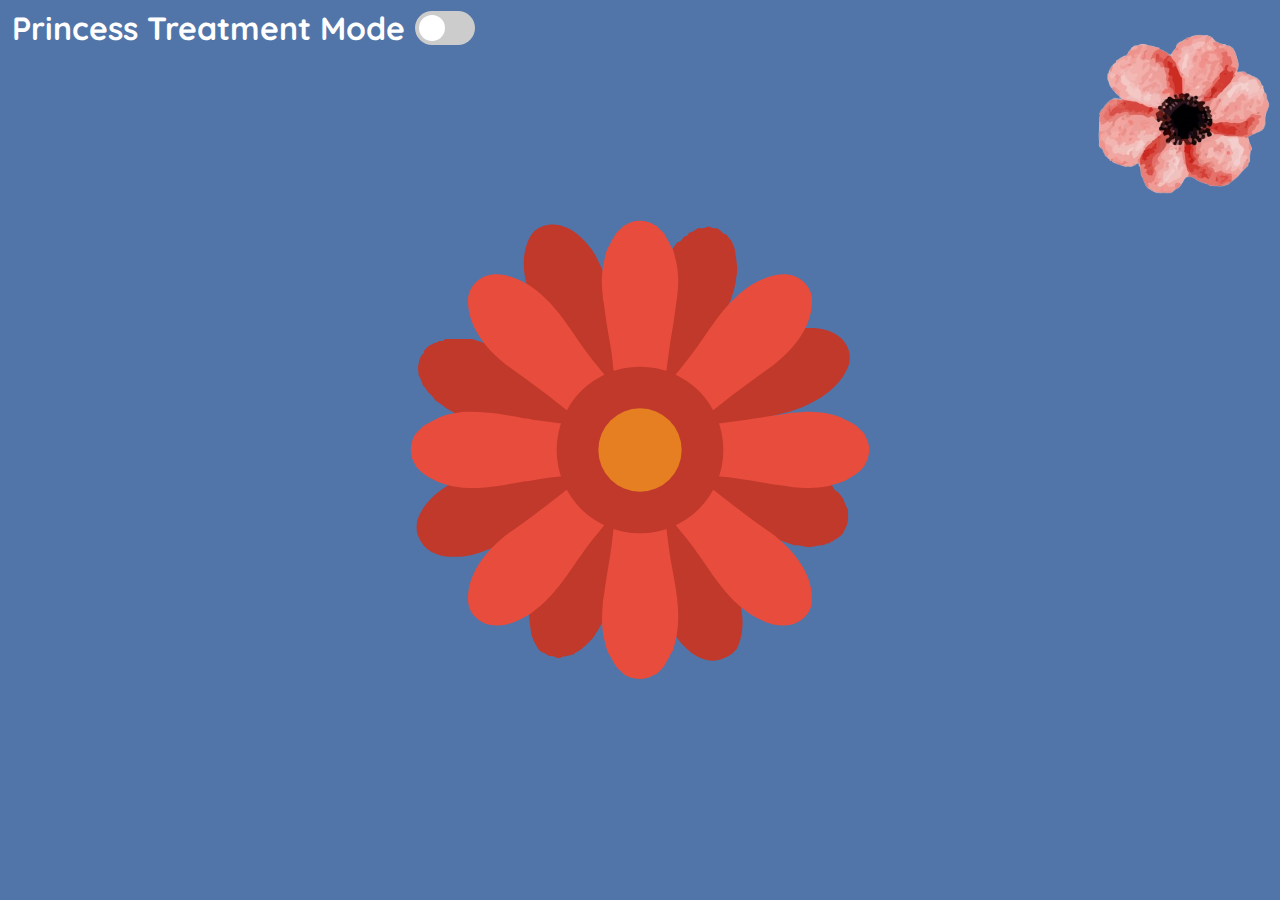
<file: index.html>
<!DOCTYPE html>
<html lang="en">
  <head>
    <meta charset="UTF-8" />
    <meta name="viewport" content="width=device-width, initial-scale=1.0" />

    <link rel="preconnect" href="https://fonts.googleapis.com" />
    <link rel="preconnect" href="https://fonts.gstatic.com" crossorigin />
    <link
      href="https://fonts.googleapis.com/css2?family=Quicksand:wght@300..700&family=Zeyada&display=swap"
      rel="stylesheet"
    />

    <link href="https://unpkg.com/aos@2.3.1/dist/aos.css" rel="stylesheet" />

    <link rel="stylesheet" href="index.css" />

    <title>Happy Birthday</title>
  </head>
  <body>
    <script src="https://unpkg.com/aos@2.3.1/dist/aos.js"></script>

    <script>
      AOS.init({
        duration: 800,
      });
    </script>

    <div class="container">
      <div class="checkbox-container">
        <h1 class="text">Princess Treatment Mode</h1>

        <div>
          <label class="switch">
            <input class="input" type="checkbox" />
            <span class="slider round"></span>
          </label>
        </div>
      </div>
      <img
        data-aos="fade"
        class="big-flower"
        src="./img/flowers/flower main.svg"
        alt="Big Flower"
      />
      <img
        data-aos="fade-in"
        class="flower"
        src="./img/flowers/flower pink.png"
        alt="Flower"
      />

      <img
        data-aos="slide-left"
        class="flower-two"
        src="./img/flowers/flower blue.png"
        alt="Flower"
      />
    </div>

    <main class="new">
      <section class="section section-one">
        <div class="section-container-relative-one">
          <img
            class="hello-kitty"
            src="./img/hello kitty flowers.svg"
            alt="Hello Kitty Flowers"
          />

          <h1 class="section-text text">Happy Birthday!!</h1>
          <img class="flowers-two" src="./img/flowers two.svg" alt="Flowers" />
        </div>
      </section>

      <section class="section section-two">
        <h1>To</h1>
      </section>

      <section class="section section-three">
        <div class="section-container-relative">
          <h1>
            The girl who looks just like
            <b class="emphasis-blue">a dream</b>
          </h1>

          <img
            class="thankful sleeping"
            src="./img/sleeping.svg"
            alt="A Dream"
          />
        </div>
      </section>

      <section class="section section-four">
        <div class="section-container-relative">
          <h1>Prettier than <b class="emphasis-yellow">the moon</b></h1>

          <img class="thankful moon" src="./img/moon.svg" alt="The Moon" />
        </div>
      </section>

      <section class="section section-five">
        <div class="section-container-relative">
          <h1>
            Sweeter than
            <b class="emphasis-red">a cake</b>
          </h1>

          <img class="thankful cake" src="./img/cake.svg" alt="Cake" />
        </div>
      </section>

      <section class="section section-six">
        <div class="section-container-relative">
          <h1>Cuter than <b class="emphasis-bronze">a cat</b></h1>

          <img class="thankful cat" src="./img/cat.svg" alt="A Cat" />
        </div>
      </section>

      <section class="section section-seven">
        <div class="section-container-relative">
          <h1>Lovelier than <b class="emphasis-pink">flowers</b></h1>

          <img
            class="thankful flowers"
            src="./img/flowers bunch 6.svg"
            alt="Flowers"
          />
        </div>
      </section>

      <section class="section section-eight">
        <div class="section-container-relative">
          <h1><b class="emphasis-purple">Perfect</b> in every single way</h1>

          <img class="thankful perfect" src="./img/perfect.svg" alt="Perfect" />
        </div>
      </section>

      <section class="section section-nine">
        <div class="section-container-relative">
          <a class="heart-link" href="thanks.html"
            ><img class="heart" src="./img/heart.svg" alt="Heart"
          /></a>

          <img class="arrow" src="./img/arrow-last.svg" alt="Arrow" />

          <h1 class="text">Click here :3</h1>
        </div>
      </section>
    </main>

    <script>
      const input = document.querySelector(".input");
      let princessMode = false;

      input.addEventListener("change", (e) => {
        let interval;

        princessMode = true;

        interval = setInterval(() => {
          scroll();

          if (zoom >= 44) {
            clearInterval(interval);
          }
        }, 40);
      });

      const container = document.querySelector(".container");
      const bigFlower = document.querySelector(".big-flower");
      const n = document.querySelector(".new");

      let zoom = 1;
      let scale = 0.4;

      const flower = document.querySelector(".flower");
      const flowerTwo = document.querySelector(".flower-two");

      const scroll = () => {
        if (zoom > 20) {
          scale = 1;
        }

        bigFlower.style.transform = `scale(${(zoom += scale)})`;

        if (zoom > 1.5) {
          flower.style.display = "none";
          flowerTwo.style.display = "none";
        }

        if (zoom >= 44) {
          container.style.display = "none";
          n.style.display = "block";

          const checkboxContainer = document.querySelector(
            ".checkbox-container"
          );
          checkboxContainer.style.display = "none";

          document.removeEventListener("wheel", scroll);

          setTimeout(() => {
            n.style.backgroundColor = "#EE9BAC";
          }, 100);

          if (princessMode) {
            const heartLink = document.querySelector(".heart-link");
            heartLink.href = "thanks.html?princess-mode=true";

            let interval = setInterval(() => {
              n.scrollBy({ top: 1, behavior: "smooth" });
              console.log(n.scrollTop);

              setTimeout(() => {
                clearInterval(interval);

                const heart = document.querySelector(".heart");
                heart.classList.add("heart-hovered");

                setTimeout(() => {
                  heart.click();
                }, 500);
              }, 12500);
            }, 1500);
          }
        }
      };
      document.addEventListener("wheel", scroll);
      document.addEventListener("touchmove", scroll);
      document.addEventListener("scroll", scroll);
    </script>
  </body>
</html>
</file>
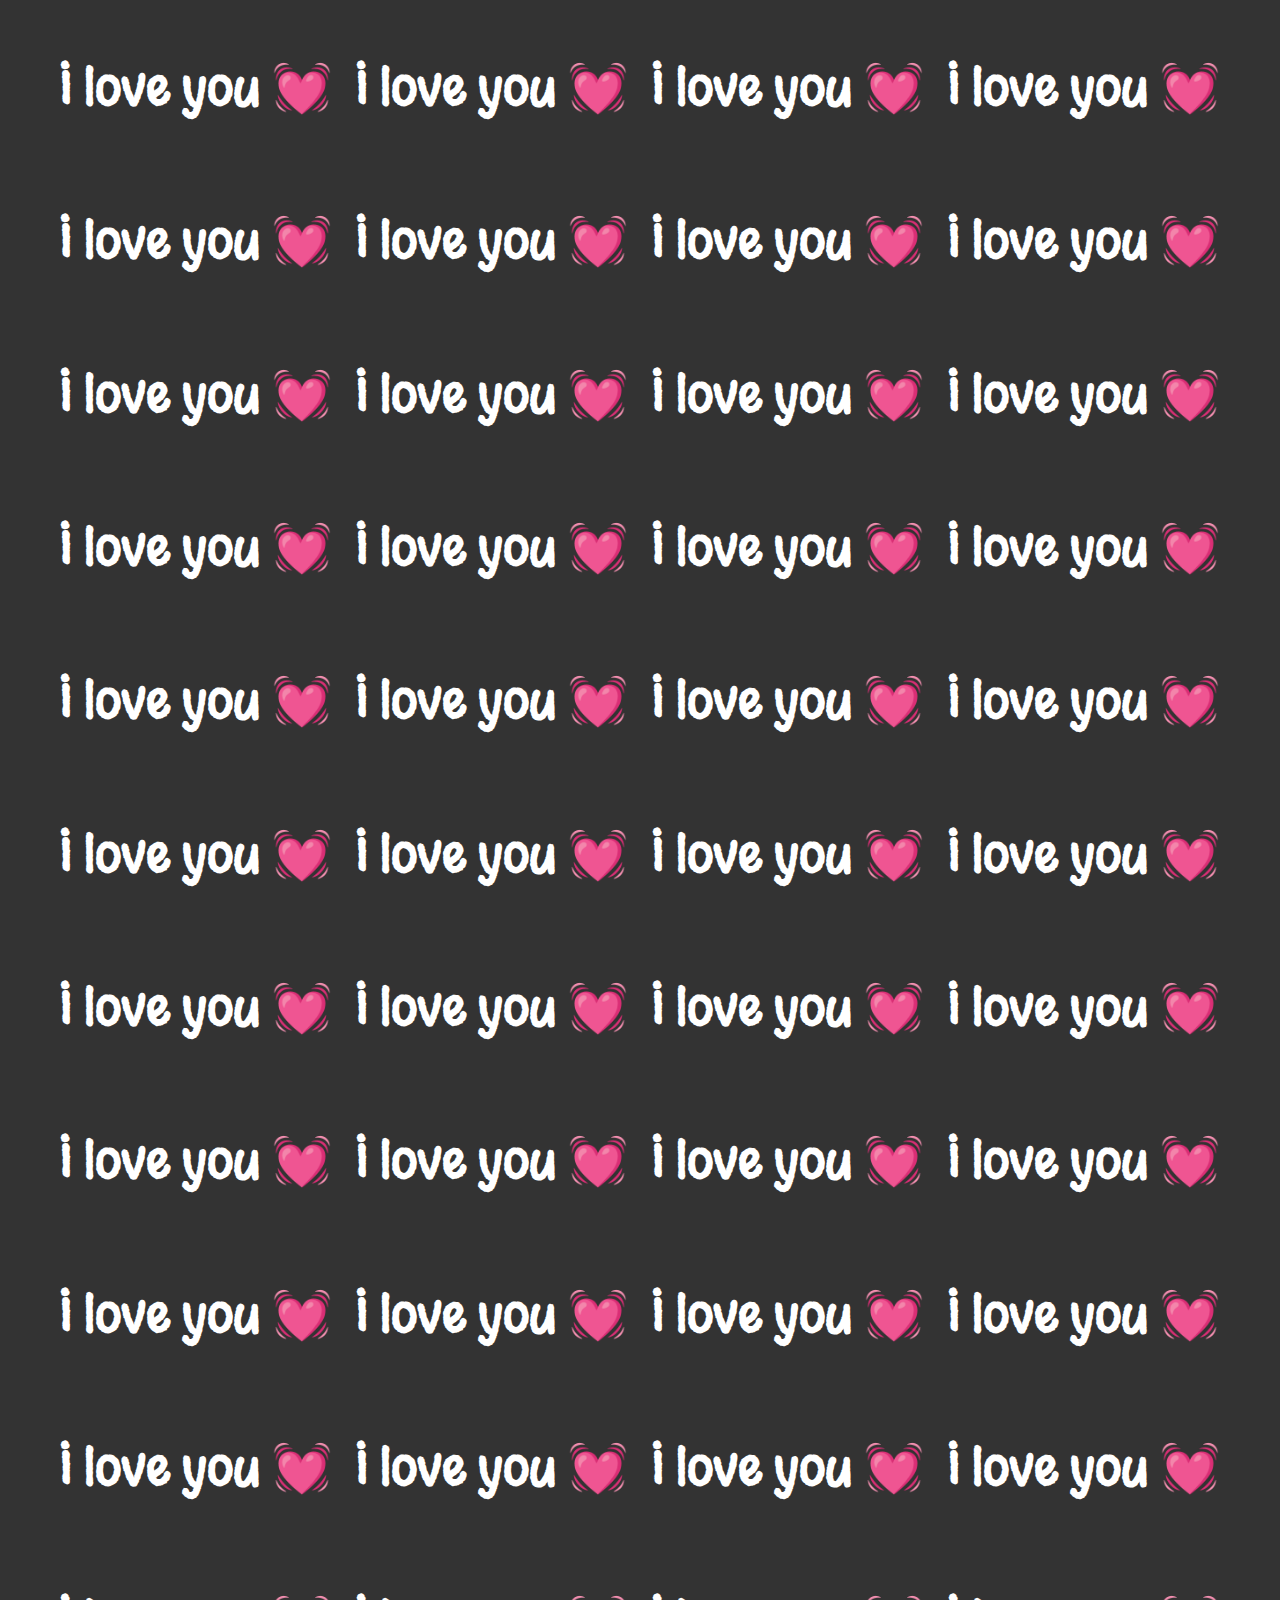
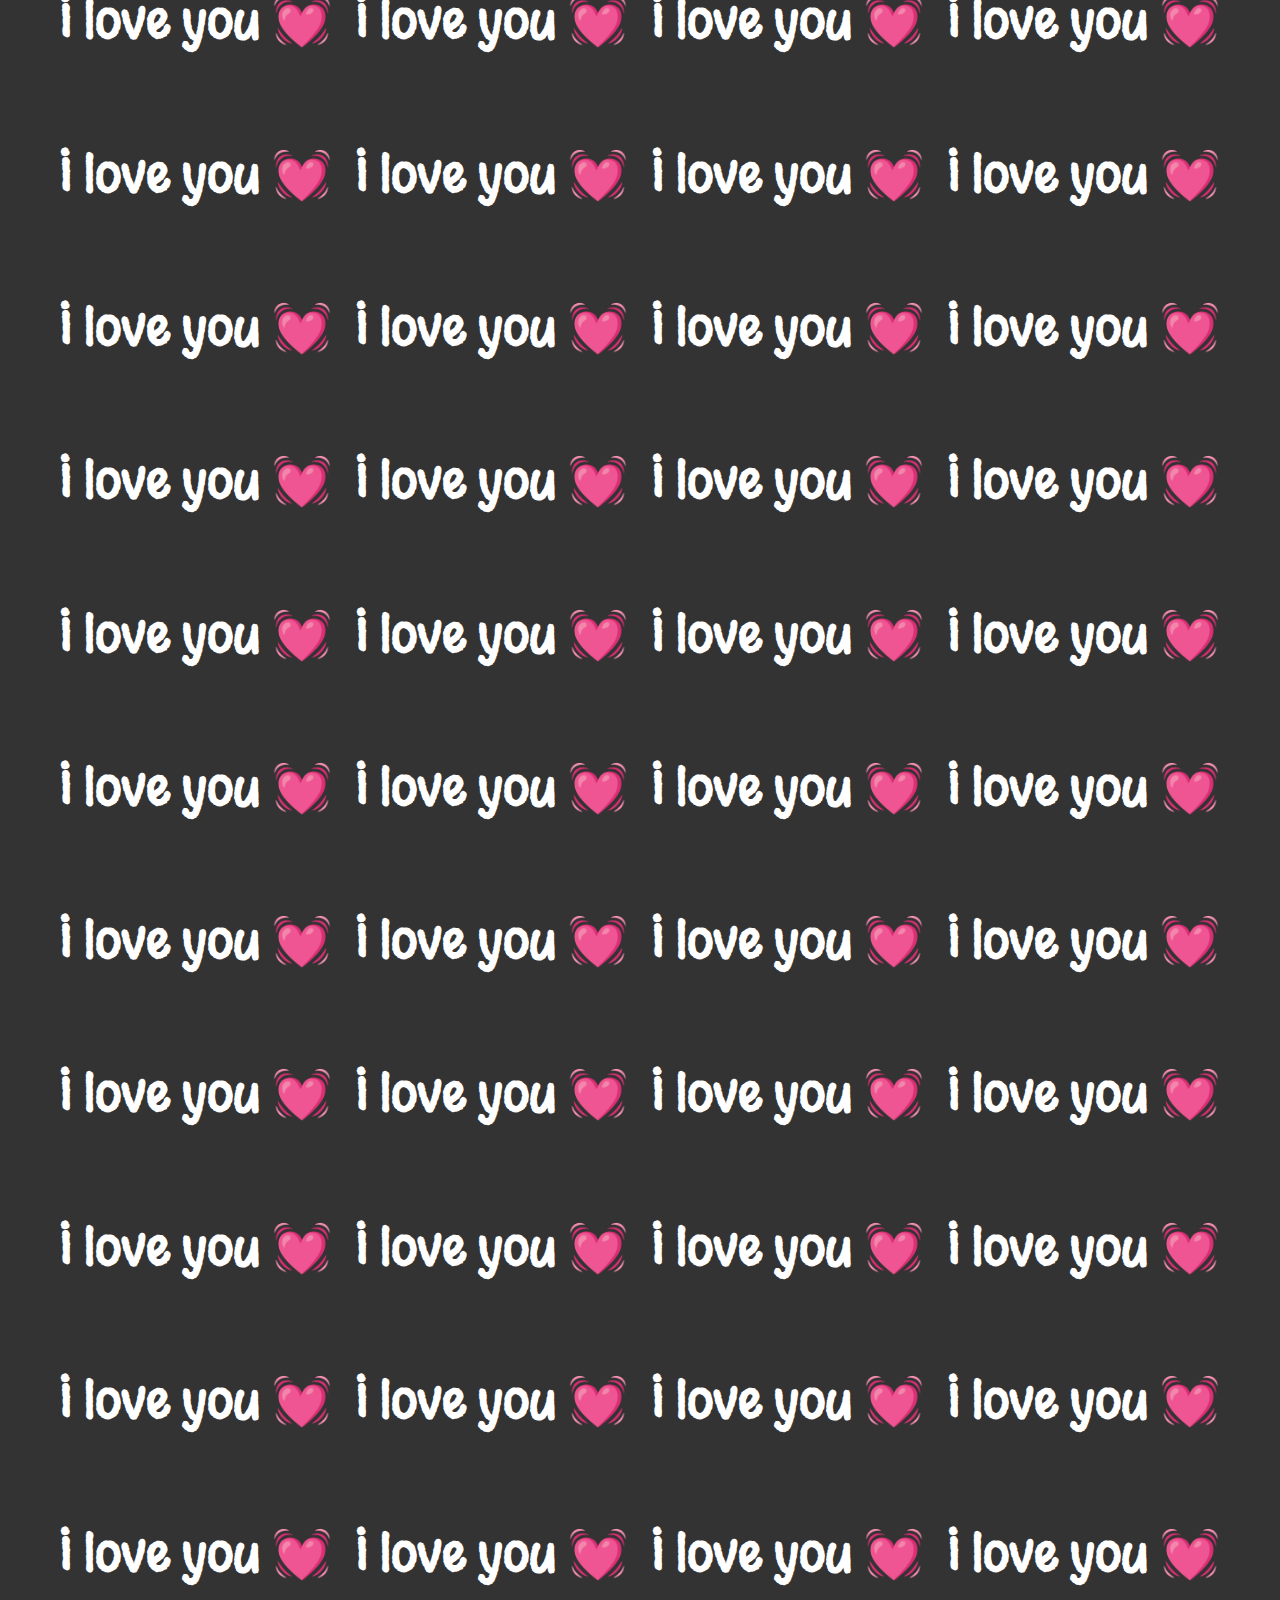
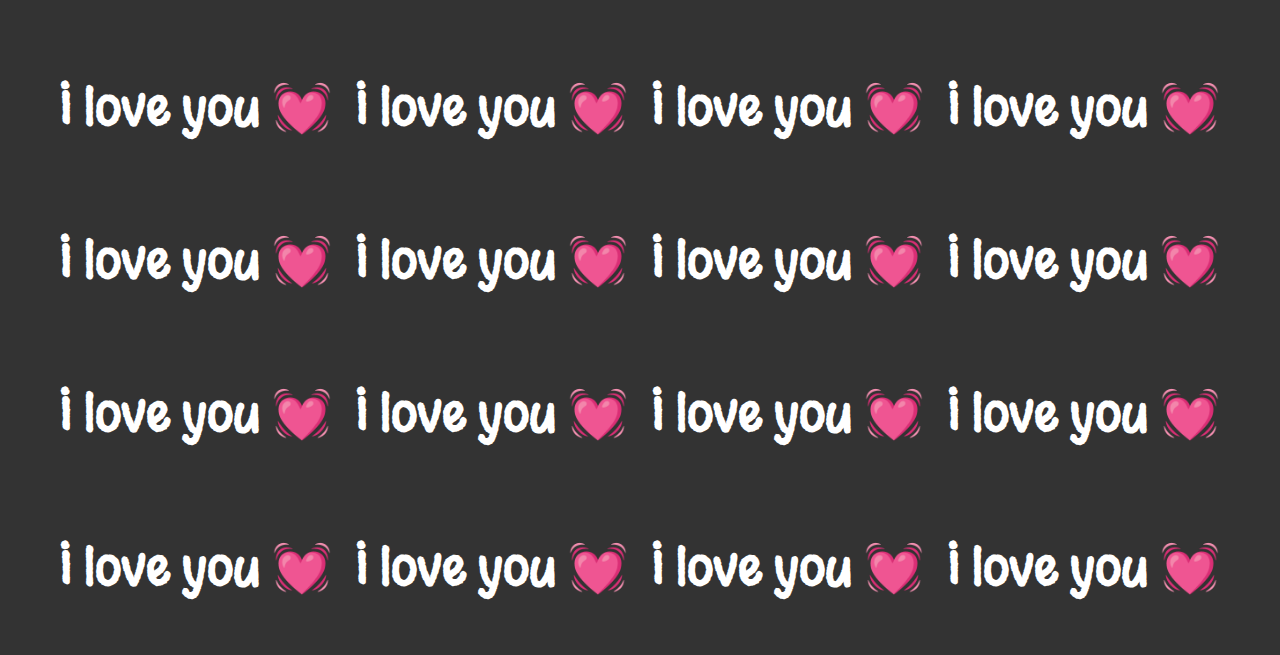
<file: love.html>
<!DOCTYPE html>
<html lang="en">
  <head>
    <meta charset="UTF-8" />
    <meta name="viewport" content="width=device-width, initial-scale=1.0" />

    <link rel="preconnect" href="https://fonts.googleapis.com" />
    <link rel="preconnect" href="https://fonts.gstatic.com" crossorigin />
    <link
      href="https://fonts.googleapis.com/css2?family=Margarine&display=swap"
      rel="stylesheet"
    />

    <link rel="stylesheet" href="love.css" />

    <title>I Love You</title>
  </head>
  <body id="body">
    <script>
      const add = () => {
        for (let i = 0; i < 100; i++) {
          let h = document.createElement("h1");
          h.appendChild(document.createTextNode("I love you 💓"));

          document.body.appendChild(h);
        }
      };

      add();

      const scroll = () => {
        if (
          window.scrollY + window.innerHeight >=
          document.body.scrollHeight - 500
        ) {
          add();
        }
      };

      document.addEventListener("wheel", scroll);
      document.addEventListener("touchmove", scroll);
      document.addEventListener("scroll", scroll);

      const urlParams = new URLSearchParams(window.location.search);

      const princessMode = urlParams.get("princess-mode") === "true";

      if (princessMode) {
        setInterval(() => {
          window.scrollBy({ top: 100, behavior: "smooth" });
        }, 80);
      }
    </script>
  </body>
</html>
</file>
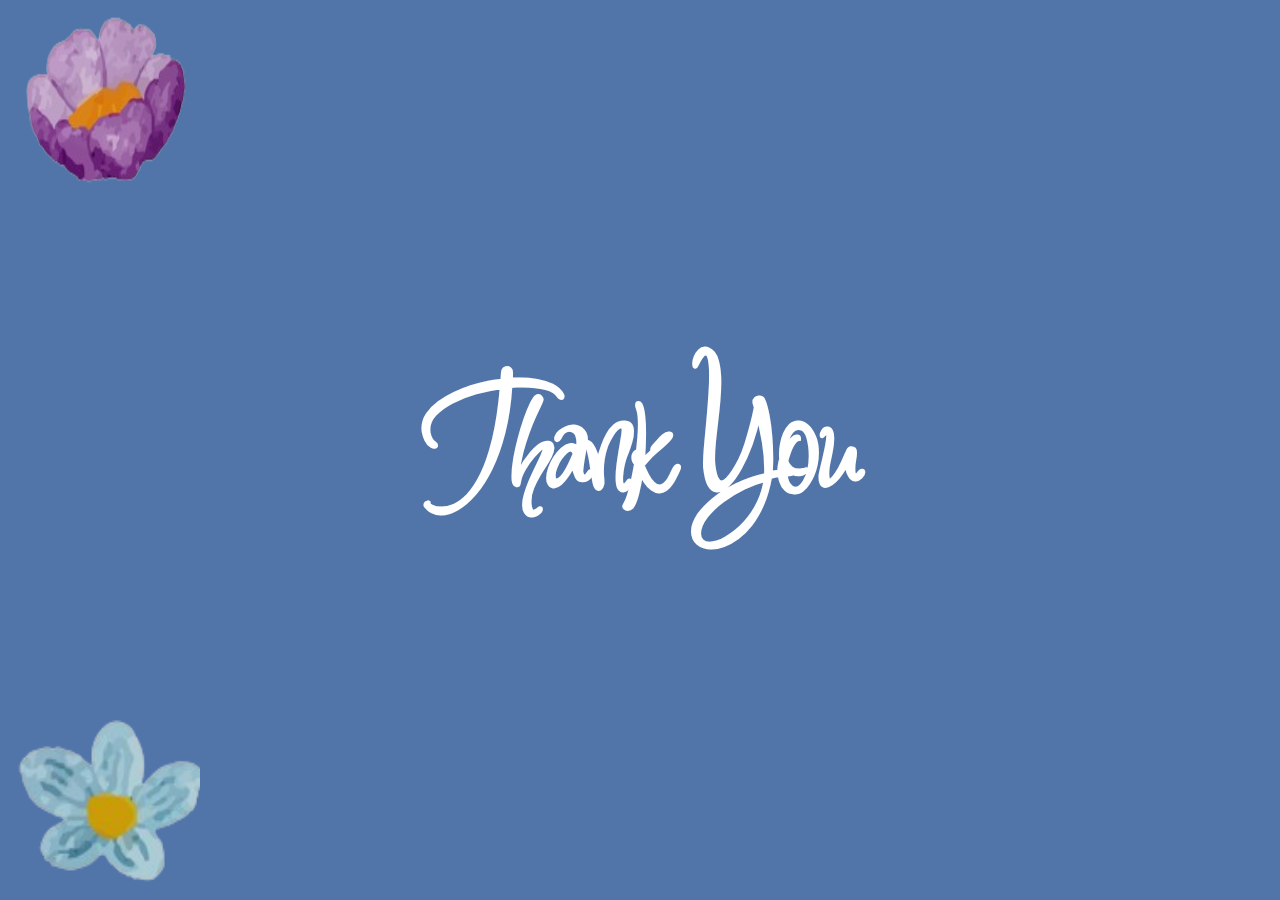
<file: thanks.html>
<!DOCTYPE html>
<html lang="en">
  <head>
    <meta charset="UTF-8" />
    <meta name="viewport" content="width=device-width, initial-scale=1.0" />

    <link rel="preconnect" href="https://fonts.googleapis.com" />
    <link rel="preconnect" href="https://fonts.gstatic.com" crossorigin />
    <link
      href="https://fonts.googleapis.com/css2?family=Inspiration&display=swap"
      rel="stylesheet"
    />

    <link rel="stylesheet" href="thanks.css" />

    <title>Thank You</title>
  </head>
  <body>
    <main class="main">
      <section>
        <img class="flower-one" src="img/flowers-thanks/flower-1.png" alt="" />
        <img class="flower-two" src="img/flowers-thanks/flower-2.png" alt="" />

        <h1>Thank You</h1>
      </section>
      <section>
        <img class="flower-one" src="img/flowers-thanks/flower-3.png" alt="" />
        <img class="flower-two" src="img/flowers-thanks/flower-4.png" alt="" />

        <p>For</p>
      </section>
      <section>
        <img class="flower-one" src="img/flowers-thanks/flower-5.png" alt="" />
        <img class="flower-two" src="img/flowers-thanks/flower-6.png" alt="" />

        <p>Showing me love</p>
      </section>
      <section>
        <img class="flower-one" src="img/flowers-thanks/flower-7.png" alt="" />
        <img class="flower-two" src="img/flowers-thanks/flower-8.png" alt="" />

        <p>Showing me happiness</p>
      </section>
      <section>
        <img class="flower-one" src="img/flowers-thanks/flower-9.png" alt="" />
        <img class="flower-two" src="img/flowers-thanks/flower-10.png" alt="" />

        <p>Showing me kindness</p>
      </section>
      <section>
        <img class="flower-one" src="img/flowers-thanks/flower-11.png" alt="" />
        <img class="flower-two" src="img/flowers-thanks/flower-12.png" alt="" />

        <p>Being caring</p>
      </section>
      <section>
        <img class="flower-one" src="img/flowers-thanks/flower-13.png" alt="" />
        <img class="flower-two" src="img/flowers-thanks/flower-14.png" alt="" />

        <p>Being perfect</p>
      </section>
      <section>
        <img class="flower-one" src="img/flowers-thanks/flower-15.png" alt="" />
        <img class="flower-two" src="img/flowers-thanks/flower-16.png" alt="" />

        <p>Being so gorgeous</p>
      </section>
      <section>
        <img class="flower-one" src="img/flowers-thanks/flower-17.png" alt="" />
        <img class="flower-two" src="img/flowers-thanks/flower-18.png" alt="" />

        <p>Being so cute</p>
      </section>
      <section>
        <img class="flower-one" src="img/flowers-thanks/flower-19.png" alt="" />
        <img class="flower-two" src="img/flowers-thanks/flower-20.png" alt="" />

        <p>Being so innocent</p>
      </section>
      <section>
        <img class="flower-one" src="img/flowers-thanks/flower-21.png" alt="" />
        <img class="flower-two" src="img/flowers-thanks/flower-22.png" alt="" />

        <p>Being so lovable</p>
      </section>
      <section>
        <img class="flower-one" src="img/flowers-thanks/flower-23.png" alt="" />
        <img class="flower-two" src="img/flowers-thanks/flower-24.png" alt="" />

        <p>Being exactly what I've always wanted</p>
      </section>
      <section>
        <img class="flower-one" src="img/flowers-thanks/flower-25.png" alt="" />
        <img class="flower-two" src="img/flowers-thanks/flower-26.png" alt="" />

        <p>Choosing me</p>
      </section>
      <section>
        <img class="flower-one" src="img/flowers-thanks/flower-27.png" alt="" />
        <img class="flower-two" src="img/flowers-thanks/flower-28.png" alt="" />

        <p>Staying with me</p>
      </section>
      <section>
        <img class="flower-one" src="img/flowers-thanks/flower-29.png" alt="" />
        <img class="flower-two" src="img/flowers-thanks/flower-30.png" alt="" />

        <p>Your efforts</p>
      </section>

      <section>
        <img class="flower-one" src="img/flowers-thanks/flower-31.png" alt="" />
        <img class="flower-two" src="img/flowers-thanks/flower-32.png" alt="" />

        <p>
          And for being
          <a class="yourself" href="love.html">yourself</a>
        </p>
      </section>
    </main>

    <script>
      const urlParams = new URLSearchParams(window.location.search);

      const princessMode = urlParams.get("princess-mode") === "true";

      const m = document.querySelector(".main");
      const yourself = document.querySelector(".yourself");

      if (princessMode) {
        yourself.href = "love.html?princess-mode=true";

        let interval = setInterval(() => {
          m.scrollBy({ behavior: "smooth", left: 1 });
        }, 1500);

        setTimeout(() => {
          clearInterval(interval);

          setTimeout(() => {
            yourself.classList.add("yourself-hover");
          }, 1000);

          setTimeout(() => {
            yourself.click();
          }, 3000);
        }, 23000);
      }
    </script>
  </body>
</html>
</file>
<file: index.css>
html,
body {
  padding: 0;
  margin: 0;
  height: 100%;
}
body {
  overflow-x: hidden;
  position: relative;
}
.container {
  height: 100vh;
  display: grid;
  place-items: center;
  background-color: #5275a9;
  overflow: hidden;
}
.big-flower {
  max-width: 500px;
  margin: 35px;
  aspect-ratio: 1/1;
}
@media screen and (max-width: 560px) {
  .big-flower {
    width: calc(100% - 80px);
  }
}
.flower {
  max-height: 200px;
  aspect-ratio: 1;
  position: absolute;
  top: 0;
  right: 0;
}
@media screen and (max-width: 380px) {
  .flower {
    display: none;
  }
  .flower-two {
    right: 0;
    left: 0;
    margin-right: auto;
    margin-left: auto;
  }
}
.flower-two {
  max-height: 200px;
  aspect-ratio: 1;
  position: absolute;
  bottom: 0;
  right: 0;
}
.new {
  text-align: center;
  color: #fff;
  background-color: rgb(230, 126, 34);
  display: none;
  transition: 0.75s;
  overflow-y: visible;
  font-family: "Zeyada", cursive;
}
.section {
  height: 100vh;
  display: grid;
  place-items: center;
  font-size: 58px;
  box-sizing: border-box;
  padding: 0 18px;
}
.section-container-relative,
.section-container-relative-one {
  display: grid;
  place-items: center;
  position: relative;
}
.section-one .hello-kitty {
  aspect-ratio: 1.5;
  width: 400px;
}
.section-one .text {
  font-size: 78px;
  margin-top: 18px;
}
@media screen and (max-width: 430px) {
  .section h1 {
    font-size: 58px !important;
  }
  .section-one .hello-kitty {
    width: calc(100% - 40px);
  }
  .section-one .flowers-two {
    width: 80px !important;
    bottom: 40px !important;
  }
  .section-container-relative .thankful {
    top: -120px !important;
    left: 50% !important;
    transform: translateX(-50%) !important;
  }
  .section-seven .flowers,
  .section-eight .perfect,
  .section-four .moon {
    top: -160px !important;
  }
  .section-nine .arrow {
    bottom: -100px !important;
    transform: rotate(90deg) !important;
  }
}
.section-text {
  position: relative;
  animation: slide-up-text 0.5s forwards;
}
.hello-kitty {
  position: relative;
  animation: fade-in-kitty 0.5s forwards;
}
@keyframes slide-up-text {
  0% {
    top: 40px;
  }
  100% {
    top: 0;
  }
}
@keyframes fade-in-kitty {
  0% {
    opacity: 0;
  }
  100% {
    opacity: 1;
  }
}
.section-one .flowers-two {
  aspect-ratio: 1;
  width: 160px;
  position: absolute;
  bottom: -8px;
  right: -104px;
  transform: rotate(45deg);
}
@media screen and (max-width: 484px) {
  .section-one .flowers-two {
    right: -50px !important;
  }
}
@media screen and (max-width: 369px) {
  .section-one .flowers-two {
    right: 0 !important;
  }
}
.section-two {
  font-size: 68px;
}
.section-three .sleeping {
  position: absolute;
  right: -114px;
  top: 16px;
  aspect-ratio: 1.8;
  width: 200px;
  transform: rotate(30deg);
}
.section-four .moon {
  position: absolute;
  aspect-ratio: 1;
  width: 200px;
  bottom: 20px;
  left: -80px;
}
.section-five .cake {
  position: absolute;
  right: -100px;
  bottom: 8px;
  aspect-ratio: 1;
  width: 160px;
  transform: rotate(-10deg);
  z-index: 1;
}
.section-six .cat {
  position: absolute;
  right: -140px;
  top: -8px;
  aspect-ratio: 1;
  width: 160px;
  transform: rotate(20deg);
  z-index: 1;
}
.section-seven .flowers {
  position: absolute;
  left: -160px;
  top: -25px;
  aspect-ratio: 1;
  width: 220px;
  transform: rotate(25deg);
}
.section-eight .perfect {
  position: absolute;
  right: -180px;
  top: 90px;
  aspect-ratio: 1;
  width: 200px;
  transform: rotate(20deg);
}

.heart-link {
  display: grid;
  place-items: center;
}
.section-nine .heart {
  aspect-ratio: 1;
  width: 740px;
  transition: 0.75s;
}
.section-nine .heart:hover,
.section-nine .heart-hovered {
  transform: rotate(6deg);
}
.section-nine .text {
  position: absolute;
  bottom: -30px;
  right: 0;
  transform: rotate(-10deg);
}
.section-nine .arrow {
  position: absolute;
  width: 70px;
  bottom: 180px;
  right: 120px;
  transform: rotate(70deg);
}
@media screen and (max-width: 788px) {
  .section-nine .heart-link,
  .section-nine .heart {
    width: calc(100% - 40px);
  }
}
.heart-link {
  display: block;
}
.checkbox-container {
  position: absolute;
  left: 0;
  top: 0;
  display: flex;
  flex-direction: row;
  justify-content: center;
  align-items: center;
  gap: 10px;
  padding: 8px 12px;
}
@media screen and (max-width: 650px) {
  .flower {
    left: 0;
    bottom: 0;
    top: auto;
  }
}
.checkbox-container .text {
  margin: 0;
  color: #fff;
  font-family: "Quicksand", sans-serif;
  font-optical-sizing: auto;
}
.switch {
  position: relative;
  display: inline-block;
  width: 60px;
  height: 34px;
}

.switch input {
  opacity: 0;
  width: 0;
  height: 0;
}

.slider {
  position: absolute;
  cursor: pointer;
  top: 0;
  left: 0;
  right: 0;
  bottom: 0;
  background-color: #ccc;
  -webkit-transition: 0.4s;
  transition: 0.4s;
}

.slider:before {
  position: absolute;
  content: "";
  height: 26px;
  width: 26px;
  left: 4px;
  bottom: 4px;
  background-color: white;
  -webkit-transition: 0.4s;
  transition: 0.4s;
}

input:checked + .slider {
  background-color: #2196f3;
}

input:focus + .slider {
  box-shadow: 0 0 1px #2196f3;
}

input:checked + .slider:before {
  -webkit-transform: translateX(26px);
  -ms-transform: translateX(26px);
  transform: translateX(26px);
}

/* Rounded sliders */
.slider.round {
  border-radius: 34px;
}

.slider.round:before {
  border-radius: 50%;
}

.new {
  height: 100vh;
  overflow-y: scroll;
  scroll-snap-type: y mandatory;
  position: relative;
}
section {
  height: 100vh;
  scroll-snap-align: center;
}

.emphasis-blue {
  color: #5275a9;
}
.emphasis-yellow {
  color: #f1c40f;
}
.emphasis-red {
  color: #e74c3c;
}
.emphasis-bronze {
  color: #e67e22;
}
.emphasis-pink {
  color: #e84393;
}
.emphasis-purple {
  color: #6c5ce7;
}

@media screen and (max-width: 670px) {
  .section-nine .arrow {
    bottom: 60px;
  }
  .section-nine .text {
    bottom: -140px;
  }
}
@media screen and (max-width: 510px) {
  .section-nine .arrow {
    bottom: -50px;
  }
  .section-nine .text {
    bottom: -240px;
  }
}
</file>
<file: love.css>
body {
  background-color: #333;
  color: #fff;
  display: flex;
  flex-direction: row;
  flex-wrap: wrap;
  justify-content: center;
  gap: 24px;
  padding: 15px 18px;
}
h1 {
  font-family: "Margarine", sans-serif;
  text-align: center;
  font-size: 48px;
  min-width: 260px;
}
</file>
<file: thanks.css>
html,
body {
  margin: 0;
  padding: 0;
}
.main {
  height: 100vh;
  background-color: #5275a9;
  display: flex;
  flex-direction: row;
  overflow-y: hidden;
}
section {
  min-width: 100vw;
  height: 100vh;
  display: grid;
  place-items: center;
  color: #fff;
  font-family: "Inspiration", cursive;
  font-size: 78px;
  position: relative;
  text-align: center;
  padding: 0 18px;
  box-sizing: border-box;
}
.flower-one,
.flower-two {
  position: absolute;
  aspect-ratio: 1;
  width: 200px;
  z-index: 99;
}
.flower-one {
  top: 0;
  left: 0;
}
.flower-two {
  bottom: 0;
  left: 0;
}

.main {
  height: 100vh;
  overflow-x: scroll;
  scroll-snap-type: x mandatory;
  position: relative;
}
section {
  height: 100vh;
  scroll-snap-align: center;
}

.yourself {
  text-decoration: none;
  color: #102950;
  transition: 0.75s;
}
.yourself:hover,
.yourself-hover {
  font-size: 98px;
}

@media (max-width: 480px) {
  .flower-one,
  .flower-two {
    left: 0;
    right: 0;
    margin-right: auto;
    margin-left: auto;
  }
}
</file>
